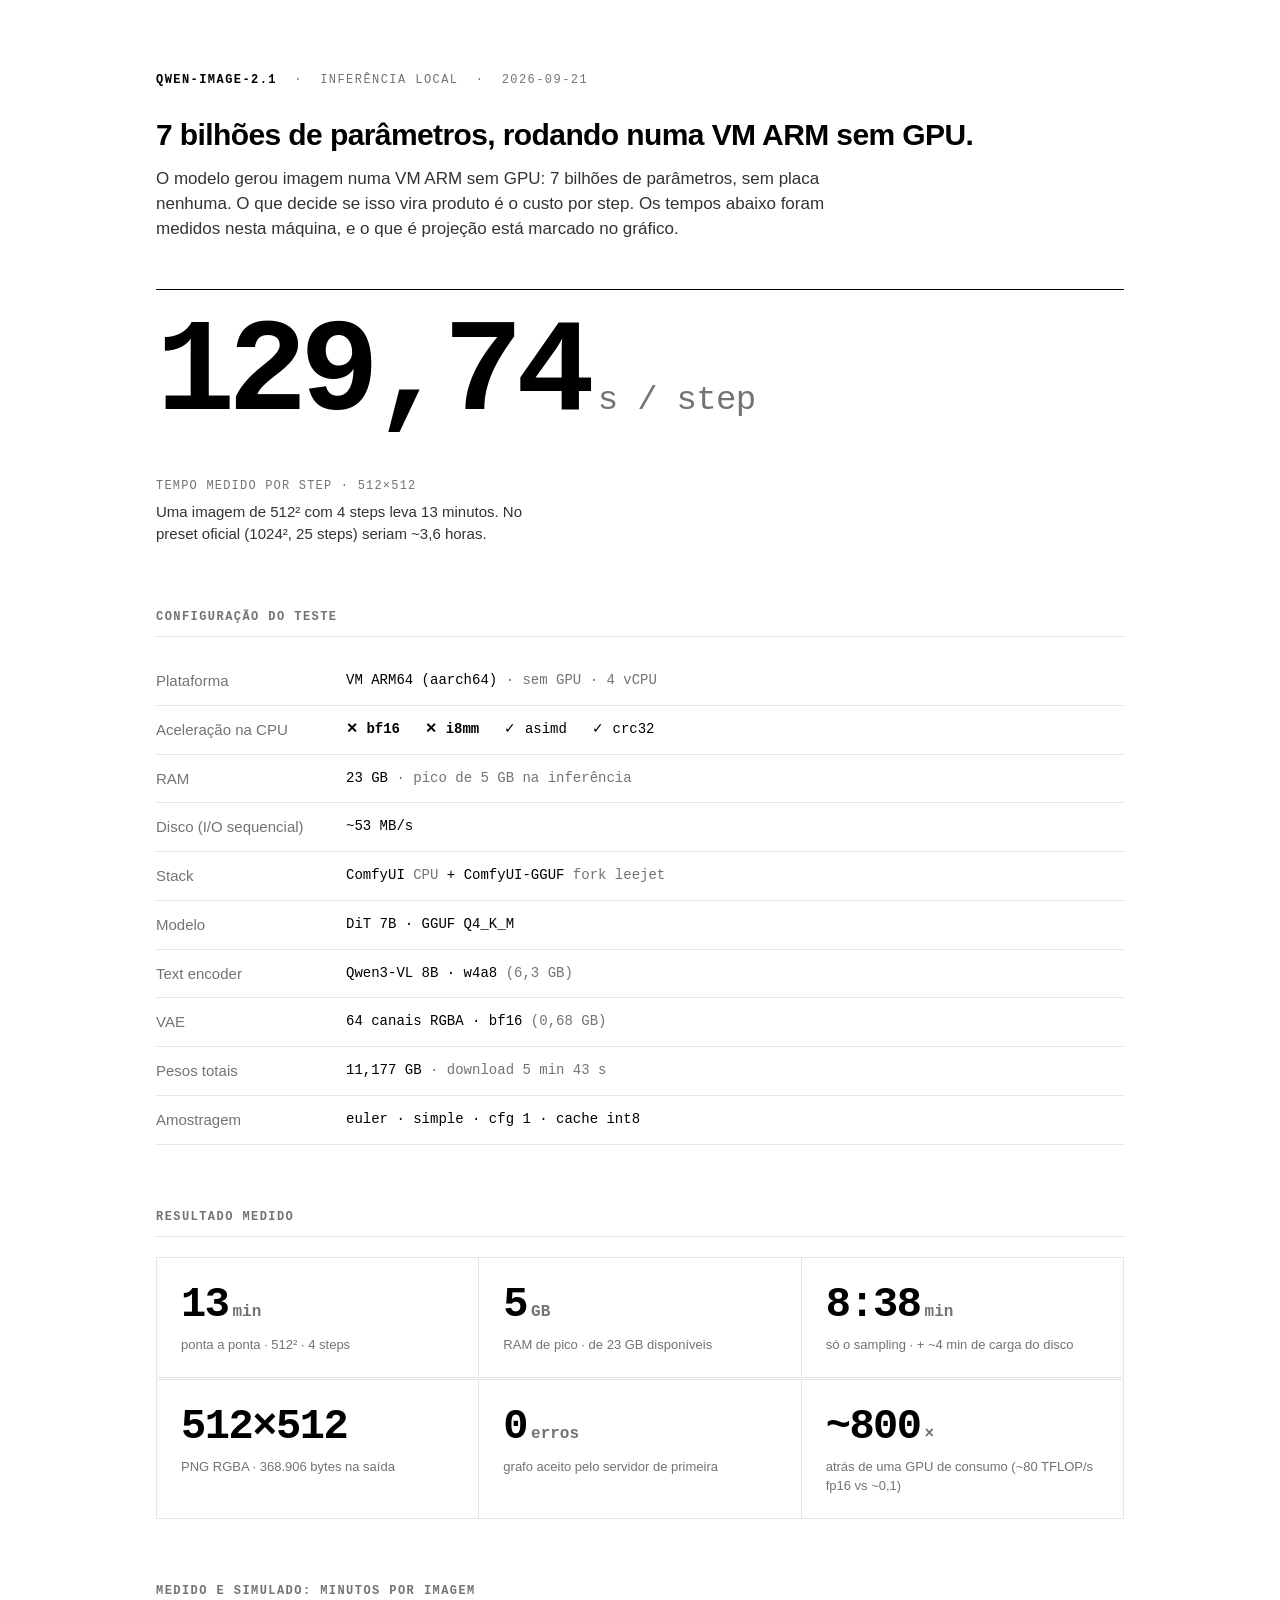
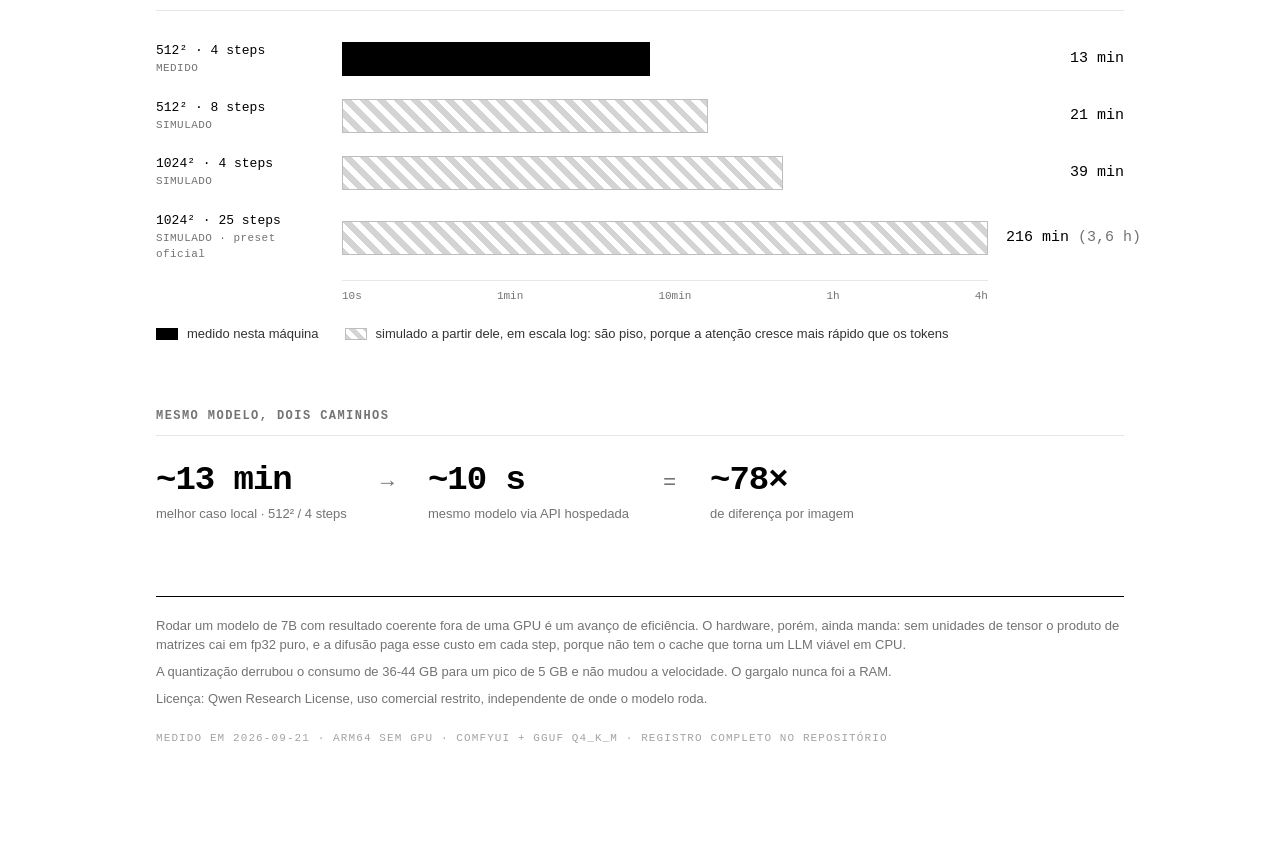
<file: docs/local-inference-report.html>
<!DOCTYPE html>
<html lang="pt-BR">
<head>
<meta charset="utf-8">
<title>Qwen-Image-2.1 em CPU: resultado do teste</title>
<style>
  :root {
    --ink: #000;
    --paper: #fff;
    --line: #e6e6e6;
    --muted: #737373;
    --mono: ui-monospace, "SF Mono", "Geist Mono", "JetBrains Mono", Menlo, monospace;
    --sans: "Geist", Inter, -apple-system, BlinkMacSystemFont, "Segoe UI", Helvetica, Arial, sans-serif;
  }
  * { box-sizing: border-box; }
  html { -webkit-font-smoothing: antialiased; }
  body {
    margin: 0; background: var(--paper); color: var(--ink);
    font-family: var(--sans); line-height: 1.45;
  }
  .wrap { max-width: 1080px; margin: 0 auto; padding: 72px 56px 88px; }

  .eyebrow {
    font-family: var(--mono); font-size: 12px; letter-spacing: .12em;
    text-transform: uppercase; color: var(--muted); margin: 0 0 28px;
  }
  .eyebrow b { color: var(--ink); font-weight: 600; }

  h1 { font-size: 30px; line-height: 1.2; letter-spacing: -.02em; margin: 0 0 14px; font-weight: 600; }
  .lede { font-size: 17px; color: #333; max-width: 720px; margin: 0; }

  /* HERO — número gigante */
  .hero { border-top: 1px solid var(--ink); margin-top: 48px; padding-top: 28px; }
  .hero-grid { display: flex; align-items: flex-end; gap: 40px; flex-wrap: wrap; }
  .bignum {
    font-family: var(--mono); font-size: 132px; line-height: .86; letter-spacing: -.055em;
    font-weight: 600; margin: 0;
  }
  .bignum .unit { font-size: 34px; letter-spacing: -.02em; font-weight: 500; color: var(--muted); margin-left: 10px; }
  .hero-note { max-width: 380px; }
  .hero-note .k { font-family: var(--mono); font-size: 12px; letter-spacing: .1em; text-transform: uppercase; color: var(--muted); }
  .hero-note p { margin: 6px 0 0; font-size: 15px; color: #333; }

  h2 {
    font-family: var(--mono); font-size: 12px; letter-spacing: .12em; text-transform: uppercase;
    color: var(--muted); font-weight: 600; margin: 64px 0 20px;
    padding-bottom: 10px; border-bottom: 1px solid var(--line);
  }

  /* CONFIG */
  .cfg { display: grid; grid-template-columns: 190px 1fr; gap: 0; }
  .cfg dt, .cfg dd { margin: 0; padding: 13px 0; border-bottom: 1px solid var(--line); font-size: 15px; }
  .cfg dt { color: var(--muted); }
  .cfg dd { font-family: var(--mono); font-size: 14px; }
  .cfg dd em { font-style: normal; color: var(--muted); }
  .cfg .flag-no { color: var(--ink); font-weight: 600; }
  .cfg .flag-no::before { content: "✕ "; }
  .cfg .flag-yes::before { content: "✓ "; }

  /* STAT TILES */
  .tiles { display: grid; grid-template-columns: repeat(3, 1fr); gap: 1px; background: var(--line); border: 1px solid var(--line); }
  .tile { background: var(--paper); padding: 26px 24px 22px; }
  .tile .v { font-family: var(--mono); font-size: 42px; letter-spacing: -.035em; font-weight: 600; line-height: 1; }
  .tile .v .s { font-size: 16px; color: var(--muted); letter-spacing: 0; margin-left: 4px; }
  .tile .l { font-size: 13px; color: var(--muted); margin-top: 10px; }

  /* CHART */
  .chart { margin-top: 8px; }
  .row { display: grid; grid-template-columns: 168px 1fr 118px; align-items: center; gap: 18px; padding: 11px 0; }
  .row .name { font-family: var(--mono); font-size: 13px; }
  .row .name .tag { display: block; font-size: 11px; color: var(--muted); letter-spacing: .04em; }
  .bar-wrap { position: relative; height: 34px; }
  .bar { height: 100%; display: flex; align-items: center; }
  .bar.measured { background: var(--ink); }
  .bar.sim {
    background: repeating-linear-gradient(45deg, #d4d4d4 0 6px, #fff 6px 12px);
    outline: 1px solid #bdbdbd; outline-offset: -1px;
  }
  .row .val { font-family: var(--mono); font-size: 15px; text-align: right; white-space: nowrap; }
  .row .val em { font-style: normal; color: var(--muted); }
  .axis { display: grid; grid-template-columns: 168px 1fr 118px; gap: 18px; margin-top: 6px; }
  .axis .ticks { display: flex; justify-content: space-between; font-family: var(--mono); font-size: 11px; color: var(--muted); border-top: 1px solid var(--line); padding-top: 8px; }
  .legend { display: flex; gap: 26px; margin-top: 20px; font-size: 13px; color: #333; }
  .legend span { display: flex; align-items: center; gap: 9px; }
  .sw { width: 22px; height: 12px; display: inline-block; }
  .sw.m { background: var(--ink); }
  .sw.s { background: repeating-linear-gradient(45deg, #d4d4d4 0 5px, #fff 5px 10px); outline: 1px solid #bdbdbd; outline-offset: -1px; }

  /* CONTRASTE */
  .vs { display: flex; align-items: baseline; gap: 34px; flex-wrap: wrap; margin-top: 4px; }
  .vs .item .n { font-family: var(--mono); font-size: 34px; font-weight: 600; letter-spacing: -.03em; }
  .vs .item .t { font-size: 13px; color: var(--muted); }
  .vs .arrow { font-family: var(--mono); font-size: 22px; color: var(--muted); }

  footer { margin-top: 72px; padding-top: 20px; border-top: 1px solid var(--ink); font-size: 13px; color: var(--muted); }
  footer b { color: var(--ink); font-weight: 600; }
  footer p { margin: 0 0 8px; }
  .stamp { font-family: var(--mono); font-size: 11px; letter-spacing: .1em; text-transform: uppercase; color: #a3a3a3; margin-top: 22px; }
</style>
</head>
<body>
<div class="wrap">

  <p class="eyebrow"><b>Qwen-Image-2.1</b> &nbsp;·&nbsp; inferência local &nbsp;·&nbsp; 2026-09-21</p>

  <h1>7 bilhões de parâmetros, rodando numa VM ARM sem GPU.</h1>
  <p class="lede">
    O modelo gerou imagem numa VM ARM sem GPU: 7 bilhões de parâmetros, sem placa nenhuma.
    O que decide se isso vira produto é o custo por step. Os tempos abaixo foram medidos nesta
    máquina, e o que é projeção está marcado no gráfico.
  </p>

  <div class="hero">
    <div class="hero-grid">
      <p class="bignum">129,74<span class="unit">s / step</span></p>
      <div class="hero-note">
        <p class="k">Tempo medido por step · 512×512</p>
        <p>Uma imagem de 512² com 4 steps leva 13 minutos. No preset oficial
        (1024², 25 steps) seriam ~3,6 horas.</p>
      </div>
    </div>
  </div>

  <h2>Configuração do teste</h2>
  <dl class="cfg">
    <dt>Plataforma</dt><dd>VM ARM64 (aarch64) <em>· sem GPU</em> <em>· 4 vCPU</em></dd>
    <dt>Aceleração na CPU</dt><dd><span class="flag-no">bf16</span> &nbsp; <span class="flag-no">i8mm</span> &nbsp; <span class="flag-yes">asimd</span> &nbsp; <span class="flag-yes">crc32</span></dd>
    <dt>RAM</dt><dd>23 GB <em>· pico de 5 GB na inferência</em></dd>
    <dt>Disco (I/O sequencial)</dt><dd>~53 MB/s</dd>
    <dt>Stack</dt><dd>ComfyUI <em>CPU</em> + ComfyUI-GGUF <em>fork leejet</em></dd>
    <dt>Modelo</dt><dd>DiT 7B · GGUF Q4_K_M</dd>
    <dt>Text encoder</dt><dd>Qwen3-VL 8B · w4a8 <em>(6,3 GB)</em></dd>
    <dt>VAE</dt><dd>64 canais RGBA · bf16 <em>(0,68 GB)</em></dd>
    <dt>Pesos totais</dt><dd>11,177 GB <em>· download 5 min 43 s</em></dd>
    <dt>Amostragem</dt><dd>euler · simple · cfg 1 · cache int8</dd>
  </dl>

  <h2>Resultado medido</h2>
  <div class="tiles">
    <div class="tile">
      <div class="v">13<span class="s">min</span></div>
      <div class="l">ponta a ponta · 512² · 4 steps</div>
    </div>
    <div class="tile">
      <div class="v">5<span class="s">GB</span></div>
      <div class="l">RAM de pico · de 23 GB disponíveis</div>
    </div>
    <div class="tile">
      <div class="v">8:38<span class="s">min</span></div>
      <div class="l">só o sampling · + ~4 min de carga do disco</div>
    </div>
  </div>
  <div class="tiles" style="margin-top:1px; grid-template-columns: repeat(3,1fr);">
    <div class="tile">
      <div class="v">512×512</div>
      <div class="l">PNG RGBA · 368.906 bytes na saída</div>
    </div>
    <div class="tile">
      <div class="v">0<span class="s">erros</span></div>
      <div class="l">grafo aceito pelo servidor de primeira</div>
    </div>
    <div class="tile">
      <div class="v">~800<span class="s">×</span></div>
      <div class="l">atrás de uma GPU de consumo (~80 TFLOP/s fp16 vs ~0,1)</div>
    </div>
  </div>

  <h2>Medido e simulado: minutos por imagem</h2>
  <div class="chart">
    <div class="row">
      <div class="name">512² · 4 steps<span class="tag">MEDIDO</span></div>
      <div class="bar-wrap"><div class="bar measured" style="width:47.7%"></div></div>
      <div class="val">13 min</div>
    </div>
    <div class="row">
      <div class="name">512² · 8 steps<span class="tag">SIMULADO</span></div>
      <div class="bar-wrap"><div class="bar sim" style="width:56.6%"></div></div>
      <div class="val">21 min</div>
    </div>
    <div class="row">
      <div class="name">1024² · 4 steps<span class="tag">SIMULADO</span></div>
      <div class="bar-wrap"><div class="bar sim" style="width:68.2%"></div></div>
      <div class="val">39 min</div>
    </div>
    <div class="row">
      <div class="name">1024² · 25 steps<span class="tag">SIMULADO · preset oficial</span></div>
      <div class="bar-wrap"><div class="bar sim" style="width:100%"></div></div>
      <div class="val">216 min <em>(3,6 h)</em></div>
    </div>
    <div class="axis">
      <div></div>
      <div class="ticks"><span>10s</span><span>1min</span><span>10min</span><span>1h</span><span>4h</span></div>
      <div></div>
    </div>
  </div>
  <div class="legend">
    <span><i class="sw m"></i> medido nesta máquina</span>
    <span><i class="sw s"></i> simulado a partir dele, em escala log: são piso, porque a atenção cresce mais rápido que os tokens</span>
  </div>

  <h2>Mesmo modelo, dois caminhos</h2>
  <div class="vs">
    <div class="item">
      <div class="n">~13 min</div>
      <div class="t">melhor caso local · 512² / 4 steps</div>
    </div>
    <div class="arrow">→</div>
    <div class="item">
      <div class="n">~10 s</div>
      <div class="t">mesmo modelo via API hospedada</div>
    </div>
    <div class="arrow">=</div>
    <div class="item">
      <div class="n">~78×</div>
      <div class="t">de diferença por imagem</div>
    </div>
  </div>

  <footer>
    <p>Rodar um modelo de 7B com resultado coerente fora de uma GPU é um avanço de eficiência.
    O hardware, porém, ainda manda: sem unidades de tensor o produto de matrizes cai em fp32 puro,
    e a difusão paga esse custo em cada step, porque não tem o cache que torna um LLM viável em CPU.</p>
    <p>A quantização derrubou o consumo de 36-44 GB para um pico de 5 GB e não mudou a velocidade.
    O gargalo nunca foi a RAM.</p>
    <p>Licença: Qwen Research License, uso comercial restrito, independente de onde o modelo roda.</p>
    <p class="stamp">Medido em 2026-09-21 · ARM64 sem GPU · ComfyUI + GGUF Q4_K_M · registro completo no repositório</p>
  </footer>

</div>
</body>
</html>
</file>
